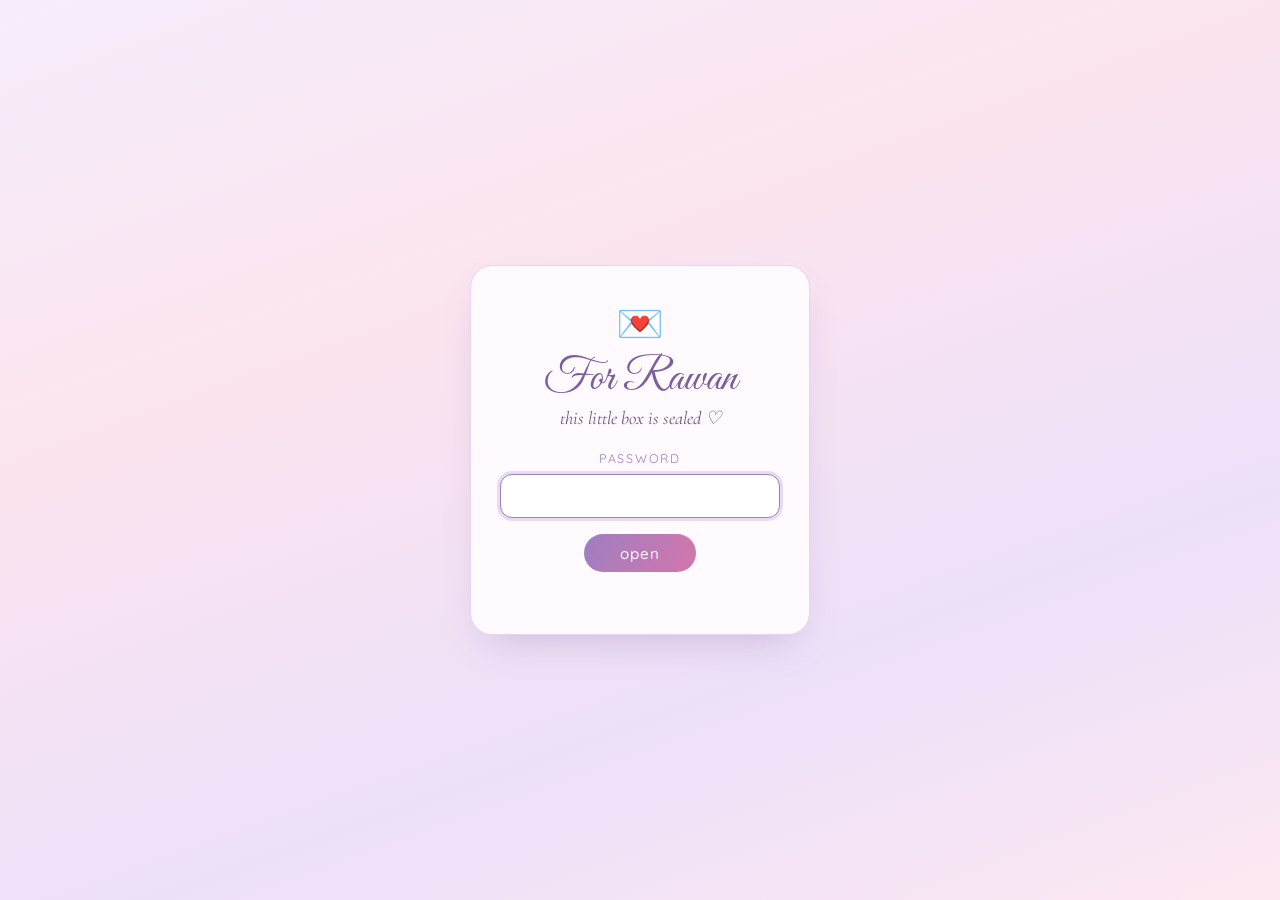
<file: index.html>
<!DOCTYPE html>
<html lang="en">
<head>
<meta charset="UTF-8">
<meta name="viewport" content="width=device-width, initial-scale=1.0">
<title>For Rawan ♡</title>
<meta name="description" content="A little box of letters for Rawan.">
<meta name="theme-color" content="#f6edfb">

<link rel="manifest" href="manifest.webmanifest">
<link rel="apple-touch-icon" href="assets/apple-touch-icon.png">
<meta name="apple-mobile-web-app-capable" content="yes">
<meta name="apple-mobile-web-app-status-bar-style" content="default">
<meta name="apple-mobile-web-app-title" content="For Rawan">
<link rel="icon" href="data:image/svg+xml,<svg xmlns=%22http://www.w3.org/2000/svg%22 viewBox=%220 0 100 100%22><text y=%22.9em%22 font-size=%2290%22>💌</text></svg>">

<link rel="preconnect" href="https://fonts.googleapis.com">
<link rel="preconnect" href="https://fonts.gstatic.com" crossorigin>
<link href="https://fonts.googleapis.com/css2?family=Amiri:wght@400;700&family=Cormorant+Garamond:ital,wght@0,400;0,500;1,400;1,500&family=Great+Vibes&family=Quicksand:wght@400;500&display=swap" rel="stylesheet">
<link rel="stylesheet" href="assets/styles.css">
<script src="assets/gate.js"></script>
</head>
<body>

  <div class="floaties" aria-hidden="true"></div>

  <main class="box">
    <p class="greeting" data-greeting="Rawan">Hello, Rawan</p>
    <h1 class="box-title">For Rawan</h1>
    <p class="box-sub">a little box of letters ♡</p>

    <!-- ⏳ COUNTDOWN — change data-target to move the date. It counts to
         midnight at the start of that day, in whatever timezone she is in. -->
    <section class="countdown" id="countdown" data-target="2026-12-13" role="timer">
      <p class="cd-label">time until the</p>
      <p class="cd-title">Toulbeh</p>
      <div class="cd-units">
        <div class="cd-unit"><span class="cd-num" data-cd="days">—</span><span class="cd-cap">days</span></div>
        <div class="cd-unit"><span class="cd-num" data-cd="hours">—</span><span class="cd-cap">hours</span></div>
        <div class="cd-unit"><span class="cd-num" data-cd="minutes">—</span><span class="cd-cap">minutes</span></div>
      </div>
      <p class="cd-date">13 December 2026</p>
      <p class="cd-arrived">Today is the day ♡</p>
    </section>

    <!-- ── the shelf ──────────────────────────────────────────────
         To add the next letter: copy letters/your-name.html, write
         the new poem inside it, then add a card here just like the
         one below (and bump the number).
         ──────────────────────────────────────────────────────── -->
    <div class="shelf">

      <a class="letter-card reveal" href="letters/your-name.html">
        <span class="card-seal" aria-hidden="true">
          <svg class="seal-mark" viewBox="19 -790 1098 832" width="1098" height="832" aria-hidden="true" focusable="false"><path fill="#fdeef8" d="M894 42Q866 42 838.50 29Q811 16 787-9Q752-45 726.50-95.50Q701-146 683-199.50Q665-253 655-297.50Q645-342 641-366Q604-295 564.50-225.50Q525-156 464-89Q406-26 337 6.50Q268 39 194 39Q171 39 147 36Q81 28 50-2Q19-32 19-66Q19-103 52-133Q85-163 146-163Q166-163 189-159Q212-155 237-146Q248-142 248-137Q248-133 240-133Q235-133 232-134Q199-146 173-146Q131-146 109-121.50Q87-97 87-68Q87-40 111-16Q135 8 185 8Q248 8 301-21.50Q354-51 400-102.50Q446-154 488-219.50Q530-285 570-356Q637-475 691.50-572.50Q746-670 807-738Q780-741 752-742Q724-743 695-743Q632-743 564.50-736.50Q497-730 434-716Q349-698 288-662.50Q227-627 191.50-583.50Q156-540 147-496Q144-480 144-465Q144-414 178-386Q212-358 256-358Q284-358 312.50-369.50Q341-381 364-406Q383-426 392-443.50Q401-461 402-470Q403-484 408-484Q411-484 413.50-479Q416-474 415-469Q411-446 401-424Q391-402 377-387Q349-358 313-344Q277-330 244-330Q205-330 170.50-347Q136-364 115-396.50Q94-429 94-477Q94-533 133-591.50Q172-650 250.50-695Q329-740 446-757Q505-765 560.50-769.50Q616-774 668-774Q710-774 750-771Q790-768 829-763Q855-790 864-790Q871-790 871-779Q871-775 870-769Q869-763 867-757Q894-753 919.50-748.50Q945-744 965-738Q1044-716 1080.50-680.50Q1117-645 1117-604Q1117-560 1077.50-516Q1038-472 966.50-438Q895-404 799-388Q768-383 744.50-381Q721-379 704-378Q706-368 713-336Q720-304 733-260.50Q746-217 766.50-169Q787-121 816-78Q839-44 863-22Q887 0 914 0Q931 0 949.50-9Q968-18 988-38Q1012-62 1032-92Q1052-122 1066-149.50Q1080-177 1087-193Q1093-193 1096-192Q1099-191 1099-184Q1095-174 1085-152.50Q1075-131 1061.50-104.50Q1048-78 1032-52Q1016-26 1000-8Q977 17 948.50 29.50Q920 42 894 42M662-405Q691-410 724-412Q757-414 789-418Q841-425 887-445.50Q933-466 968.50-495Q1004-524 1024-556.50Q1044-589 1044-619Q1044-687 953-713Q935-718 906.50-723Q878-728 855-732Q807-650 756.50-571Q706-492 662-405"/></svg>
        </span>
        <span class="card-no">Letter No. I</span>
        <span class="card-title">Your Name</span>
        <span class="card-date">July 2026</span>
      </a>

      <a class="letter-card reveal" href="letters/no-2.html">
        <span class="card-seal" aria-hidden="true">
          <svg class="seal-mark" viewBox="19 -790 1098 832" width="1098" height="832" aria-hidden="true" focusable="false"><path fill="#fdeef8" d="M894 42Q866 42 838.50 29Q811 16 787-9Q752-45 726.50-95.50Q701-146 683-199.50Q665-253 655-297.50Q645-342 641-366Q604-295 564.50-225.50Q525-156 464-89Q406-26 337 6.50Q268 39 194 39Q171 39 147 36Q81 28 50-2Q19-32 19-66Q19-103 52-133Q85-163 146-163Q166-163 189-159Q212-155 237-146Q248-142 248-137Q248-133 240-133Q235-133 232-134Q199-146 173-146Q131-146 109-121.50Q87-97 87-68Q87-40 111-16Q135 8 185 8Q248 8 301-21.50Q354-51 400-102.50Q446-154 488-219.50Q530-285 570-356Q637-475 691.50-572.50Q746-670 807-738Q780-741 752-742Q724-743 695-743Q632-743 564.50-736.50Q497-730 434-716Q349-698 288-662.50Q227-627 191.50-583.50Q156-540 147-496Q144-480 144-465Q144-414 178-386Q212-358 256-358Q284-358 312.50-369.50Q341-381 364-406Q383-426 392-443.50Q401-461 402-470Q403-484 408-484Q411-484 413.50-479Q416-474 415-469Q411-446 401-424Q391-402 377-387Q349-358 313-344Q277-330 244-330Q205-330 170.50-347Q136-364 115-396.50Q94-429 94-477Q94-533 133-591.50Q172-650 250.50-695Q329-740 446-757Q505-765 560.50-769.50Q616-774 668-774Q710-774 750-771Q790-768 829-763Q855-790 864-790Q871-790 871-779Q871-775 870-769Q869-763 867-757Q894-753 919.50-748.50Q945-744 965-738Q1044-716 1080.50-680.50Q1117-645 1117-604Q1117-560 1077.50-516Q1038-472 966.50-438Q895-404 799-388Q768-383 744.50-381Q721-379 704-378Q706-368 713-336Q720-304 733-260.50Q746-217 766.50-169Q787-121 816-78Q839-44 863-22Q887 0 914 0Q931 0 949.50-9Q968-18 988-38Q1012-62 1032-92Q1052-122 1066-149.50Q1080-177 1087-193Q1093-193 1096-192Q1099-191 1099-184Q1095-174 1085-152.50Q1075-131 1061.50-104.50Q1048-78 1032-52Q1016-26 1000-8Q977 17 948.50 29.50Q920 42 894 42M662-405Q691-410 724-412Q757-414 789-418Q841-425 887-445.50Q933-466 968.50-495Q1004-524 1024-556.50Q1044-589 1044-619Q1044-687 953-713Q935-718 906.50-723Q878-728 855-732Q807-650 756.50-571Q706-492 662-405"/></svg>
        </span>
        <span class="card-no">Letter No. II</span>
        <span class="card-title">Flowers for You</span>
        <span class="card-date">August 2026</span>
      </a>

      <a class="letter-card reveal" href="letters/no-3.html">
        <span class="card-seal" aria-hidden="true">
          <svg class="seal-mark" viewBox="19 -790 1098 832" width="1098" height="832" aria-hidden="true" focusable="false"><path fill="#fdeef8" d="M894 42Q866 42 838.50 29Q811 16 787-9Q752-45 726.50-95.50Q701-146 683-199.50Q665-253 655-297.50Q645-342 641-366Q604-295 564.50-225.50Q525-156 464-89Q406-26 337 6.50Q268 39 194 39Q171 39 147 36Q81 28 50-2Q19-32 19-66Q19-103 52-133Q85-163 146-163Q166-163 189-159Q212-155 237-146Q248-142 248-137Q248-133 240-133Q235-133 232-134Q199-146 173-146Q131-146 109-121.50Q87-97 87-68Q87-40 111-16Q135 8 185 8Q248 8 301-21.50Q354-51 400-102.50Q446-154 488-219.50Q530-285 570-356Q637-475 691.50-572.50Q746-670 807-738Q780-741 752-742Q724-743 695-743Q632-743 564.50-736.50Q497-730 434-716Q349-698 288-662.50Q227-627 191.50-583.50Q156-540 147-496Q144-480 144-465Q144-414 178-386Q212-358 256-358Q284-358 312.50-369.50Q341-381 364-406Q383-426 392-443.50Q401-461 402-470Q403-484 408-484Q411-484 413.50-479Q416-474 415-469Q411-446 401-424Q391-402 377-387Q349-358 313-344Q277-330 244-330Q205-330 170.50-347Q136-364 115-396.50Q94-429 94-477Q94-533 133-591.50Q172-650 250.50-695Q329-740 446-757Q505-765 560.50-769.50Q616-774 668-774Q710-774 750-771Q790-768 829-763Q855-790 864-790Q871-790 871-779Q871-775 870-769Q869-763 867-757Q894-753 919.50-748.50Q945-744 965-738Q1044-716 1080.50-680.50Q1117-645 1117-604Q1117-560 1077.50-516Q1038-472 966.50-438Q895-404 799-388Q768-383 744.50-381Q721-379 704-378Q706-368 713-336Q720-304 733-260.50Q746-217 766.50-169Q787-121 816-78Q839-44 863-22Q887 0 914 0Q931 0 949.50-9Q968-18 988-38Q1012-62 1032-92Q1052-122 1066-149.50Q1080-177 1087-193Q1093-193 1096-192Q1099-191 1099-184Q1095-174 1085-152.50Q1075-131 1061.50-104.50Q1048-78 1032-52Q1016-26 1000-8Q977 17 948.50 29.50Q920 42 894 42M662-405Q691-410 724-412Q757-414 789-418Q841-425 887-445.50Q933-466 968.50-495Q1004-524 1024-556.50Q1044-589 1044-619Q1044-687 953-713Q935-718 906.50-723Q878-728 855-732Q807-650 756.50-571Q706-492 662-405"/></svg>
        </span>
        <span class="card-no">Letter No. III</span>
        <span class="card-title">My Favourite Puzzle</span>
        <span class="card-date">August 2026</span>
      </a>

      <a class="letter-card reveal" href="letters/no-4.html">
        <span class="card-seal" aria-hidden="true">
          <svg class="seal-mark" viewBox="19 -790 1098 832" width="1098" height="832" aria-hidden="true" focusable="false"><path fill="#fdeef8" d="M894 42Q866 42 838.50 29Q811 16 787-9Q752-45 726.50-95.50Q701-146 683-199.50Q665-253 655-297.50Q645-342 641-366Q604-295 564.50-225.50Q525-156 464-89Q406-26 337 6.50Q268 39 194 39Q171 39 147 36Q81 28 50-2Q19-32 19-66Q19-103 52-133Q85-163 146-163Q166-163 189-159Q212-155 237-146Q248-142 248-137Q248-133 240-133Q235-133 232-134Q199-146 173-146Q131-146 109-121.50Q87-97 87-68Q87-40 111-16Q135 8 185 8Q248 8 301-21.50Q354-51 400-102.50Q446-154 488-219.50Q530-285 570-356Q637-475 691.50-572.50Q746-670 807-738Q780-741 752-742Q724-743 695-743Q632-743 564.50-736.50Q497-730 434-716Q349-698 288-662.50Q227-627 191.50-583.50Q156-540 147-496Q144-480 144-465Q144-414 178-386Q212-358 256-358Q284-358 312.50-369.50Q341-381 364-406Q383-426 392-443.50Q401-461 402-470Q403-484 408-484Q411-484 413.50-479Q416-474 415-469Q411-446 401-424Q391-402 377-387Q349-358 313-344Q277-330 244-330Q205-330 170.50-347Q136-364 115-396.50Q94-429 94-477Q94-533 133-591.50Q172-650 250.50-695Q329-740 446-757Q505-765 560.50-769.50Q616-774 668-774Q710-774 750-771Q790-768 829-763Q855-790 864-790Q871-790 871-779Q871-775 870-769Q869-763 867-757Q894-753 919.50-748.50Q945-744 965-738Q1044-716 1080.50-680.50Q1117-645 1117-604Q1117-560 1077.50-516Q1038-472 966.50-438Q895-404 799-388Q768-383 744.50-381Q721-379 704-378Q706-368 713-336Q720-304 733-260.50Q746-217 766.50-169Q787-121 816-78Q839-44 863-22Q887 0 914 0Q931 0 949.50-9Q968-18 988-38Q1012-62 1032-92Q1052-122 1066-149.50Q1080-177 1087-193Q1093-193 1096-192Q1099-191 1099-184Q1095-174 1085-152.50Q1075-131 1061.50-104.50Q1048-78 1032-52Q1016-26 1000-8Q977 17 948.50 29.50Q920 42 894 42M662-405Q691-410 724-412Q757-414 789-418Q841-425 887-445.50Q933-466 968.50-495Q1004-524 1024-556.50Q1044-589 1044-619Q1044-687 953-713Q935-718 906.50-723Q878-728 855-732Q807-650 756.50-571Q706-492 662-405"/></svg>
        </span>
        <span class="card-no">Letter No. IV</span>
        <span class="card-title">Our Dreams</span>
        <span class="card-date">September 2026</span>
      </a>

      <a class="letter-card reveal" href="letters/no-5.html">
        <span class="card-seal" aria-hidden="true">
          <svg class="seal-mark" viewBox="19 -790 1098 832" width="1098" height="832" aria-hidden="true" focusable="false"><path fill="#fdeef8" d="M894 42Q866 42 838.50 29Q811 16 787-9Q752-45 726.50-95.50Q701-146 683-199.50Q665-253 655-297.50Q645-342 641-366Q604-295 564.50-225.50Q525-156 464-89Q406-26 337 6.50Q268 39 194 39Q171 39 147 36Q81 28 50-2Q19-32 19-66Q19-103 52-133Q85-163 146-163Q166-163 189-159Q212-155 237-146Q248-142 248-137Q248-133 240-133Q235-133 232-134Q199-146 173-146Q131-146 109-121.50Q87-97 87-68Q87-40 111-16Q135 8 185 8Q248 8 301-21.50Q354-51 400-102.50Q446-154 488-219.50Q530-285 570-356Q637-475 691.50-572.50Q746-670 807-738Q780-741 752-742Q724-743 695-743Q632-743 564.50-736.50Q497-730 434-716Q349-698 288-662.50Q227-627 191.50-583.50Q156-540 147-496Q144-480 144-465Q144-414 178-386Q212-358 256-358Q284-358 312.50-369.50Q341-381 364-406Q383-426 392-443.50Q401-461 402-470Q403-484 408-484Q411-484 413.50-479Q416-474 415-469Q411-446 401-424Q391-402 377-387Q349-358 313-344Q277-330 244-330Q205-330 170.50-347Q136-364 115-396.50Q94-429 94-477Q94-533 133-591.50Q172-650 250.50-695Q329-740 446-757Q505-765 560.50-769.50Q616-774 668-774Q710-774 750-771Q790-768 829-763Q855-790 864-790Q871-790 871-779Q871-775 870-769Q869-763 867-757Q894-753 919.50-748.50Q945-744 965-738Q1044-716 1080.50-680.50Q1117-645 1117-604Q1117-560 1077.50-516Q1038-472 966.50-438Q895-404 799-388Q768-383 744.50-381Q721-379 704-378Q706-368 713-336Q720-304 733-260.50Q746-217 766.50-169Q787-121 816-78Q839-44 863-22Q887 0 914 0Q931 0 949.50-9Q968-18 988-38Q1012-62 1032-92Q1052-122 1066-149.50Q1080-177 1087-193Q1093-193 1096-192Q1099-191 1099-184Q1095-174 1085-152.50Q1075-131 1061.50-104.50Q1048-78 1032-52Q1016-26 1000-8Q977 17 948.50 29.50Q920 42 894 42M662-405Q691-410 724-412Q757-414 789-418Q841-425 887-445.50Q933-466 968.50-495Q1004-524 1024-556.50Q1044-589 1044-619Q1044-687 953-713Q935-718 906.50-723Q878-728 855-732Q807-650 756.50-571Q706-492 662-405"/></svg>
        </span>
        <span class="card-no">Letter No. V</span>
        <span class="card-title card-title-ar" lang="ar" dir="rtl">قَمَرِي</span>
        <span class="card-gloss">my moon</span>
        <span class="card-date">September 2026</span>
      </a>

      <a class="letter-card reveal" href="letters/no-6.html">
        <span class="card-seal" aria-hidden="true">
          <svg class="seal-mark" viewBox="19 -790 1098 832" width="1098" height="832" aria-hidden="true" focusable="false"><path fill="#fdeef8" d="M894 42Q866 42 838.50 29Q811 16 787-9Q752-45 726.50-95.50Q701-146 683-199.50Q665-253 655-297.50Q645-342 641-366Q604-295 564.50-225.50Q525-156 464-89Q406-26 337 6.50Q268 39 194 39Q171 39 147 36Q81 28 50-2Q19-32 19-66Q19-103 52-133Q85-163 146-163Q166-163 189-159Q212-155 237-146Q248-142 248-137Q248-133 240-133Q235-133 232-134Q199-146 173-146Q131-146 109-121.50Q87-97 87-68Q87-40 111-16Q135 8 185 8Q248 8 301-21.50Q354-51 400-102.50Q446-154 488-219.50Q530-285 570-356Q637-475 691.50-572.50Q746-670 807-738Q780-741 752-742Q724-743 695-743Q632-743 564.50-736.50Q497-730 434-716Q349-698 288-662.50Q227-627 191.50-583.50Q156-540 147-496Q144-480 144-465Q144-414 178-386Q212-358 256-358Q284-358 312.50-369.50Q341-381 364-406Q383-426 392-443.50Q401-461 402-470Q403-484 408-484Q411-484 413.50-479Q416-474 415-469Q411-446 401-424Q391-402 377-387Q349-358 313-344Q277-330 244-330Q205-330 170.50-347Q136-364 115-396.50Q94-429 94-477Q94-533 133-591.50Q172-650 250.50-695Q329-740 446-757Q505-765 560.50-769.50Q616-774 668-774Q710-774 750-771Q790-768 829-763Q855-790 864-790Q871-790 871-779Q871-775 870-769Q869-763 867-757Q894-753 919.50-748.50Q945-744 965-738Q1044-716 1080.50-680.50Q1117-645 1117-604Q1117-560 1077.50-516Q1038-472 966.50-438Q895-404 799-388Q768-383 744.50-381Q721-379 704-378Q706-368 713-336Q720-304 733-260.50Q746-217 766.50-169Q787-121 816-78Q839-44 863-22Q887 0 914 0Q931 0 949.50-9Q968-18 988-38Q1012-62 1032-92Q1052-122 1066-149.50Q1080-177 1087-193Q1093-193 1096-192Q1099-191 1099-184Q1095-174 1085-152.50Q1075-131 1061.50-104.50Q1048-78 1032-52Q1016-26 1000-8Q977 17 948.50 29.50Q920 42 894 42M662-405Q691-410 724-412Q757-414 789-418Q841-425 887-445.50Q933-466 968.50-495Q1004-524 1024-556.50Q1044-589 1044-619Q1044-687 953-713Q935-718 906.50-723Q878-728 855-732Q807-650 756.50-571Q706-492 662-405"/></svg>
        </span>
        <span class="card-no">Letter No. VI</span>
        <span class="card-title">Cover Story</span>
        <span class="card-date">October 2026</span>
      </a>

      <div class="letter-card card-soon reveal" aria-hidden="true">
        <span class="sprig">✿</span>
        <span>more to come…</span>
      </div>

    </div>

    <p class="box-foot">kept for you, from Ali</p>

    <aside class="tip" id="tip" hidden>
      <button class="tip-close" type="button" aria-label="Hide this tip">×</button>
      <span class="tip-text"></span>
    </aside>
  </main>

<script src="assets/app.js"></script>
</body>
</html>
</file>
<file: assets/styles.css>
/* ═══════════════════════════════════════════
   For Rawan — shared styles
   Used by the keepsake box (index.html) and
   every letter inside letters/.
   ═══════════════════════════════════════════ */

:root {
  --lavender: #e6dcf7;
  --blush: #fbe4ef;
  --rose: #f4c6dd;
  --lilac: #cdb4e8;
  --deep-purple: #7c5e9e;
  --soft-purple: #9d7fc2;
  --muted: #b39ccc;
  --ink: #6b5382;
  --paper: #fffafd;
  /* botanical accent, used only by letters with a flower theme */
  --stem: #8fa383;
  --stem-soft: #c2cfb8;
  --tag: #f7f8f3;
  /* the hairline used on paper edges throughout */
  --edge: rgba(205, 180, 232, .5);
}

* { margin: 0; padding: 0; box-sizing: border-box; }

html { scroll-behavior: smooth; }

body {
  font-family: 'Cormorant Garamond', serif;
  color: var(--ink);
  background: linear-gradient(160deg,
    #f6edfb 0%,
    #fbe4ef 25%,
    #ece0f9 50%,
    #fde8f2 75%,
    #efe3fb 100%);
  background-attachment: fixed;
  min-height: 100svh;
  overflow-x: hidden;
}
body.locked { overflow: hidden; }

/* ── floating hearts & sparkles ─────────── */
.floaties {
  position: fixed;
  inset: 0;
  pointer-events: none;
  z-index: 0;
  overflow: hidden;
}
.floaty {
  position: absolute;
  bottom: -8vh;
  font-size: 1.1rem;
  opacity: 0;
  animation: floatUp linear infinite;
}
@keyframes floatUp {
  0%   { transform: translateY(0) rotate(0deg); opacity: 0; }
  10%  { opacity: .55; }
  90%  { opacity: .35; }
  100% { transform: translateY(-115vh) rotate(24deg); opacity: 0; }
}

/* ── falling petals (letters with data-ambient="petals") ── */
.petal-fall {
  position: absolute;
  top: -12vh;
  animation: fall linear infinite;
}
.petal-sway { animation: sway ease-in-out infinite alternate; }
.petal-spin { display: block; animation: spin linear infinite; }
@keyframes fall { to { transform: translateY(118vh); } }
@keyframes sway {
  from { transform: translateX(-16px); }
  to   { transform: translateX(16px); }
}
@keyframes spin { to { transform: rotate(360deg); } }

.trail-petal {
  position: fixed;
  z-index: 15;
  pointer-events: none;
  transform: translate(-50%, -50%);
  animation: petalTrail 1.2s ease-out forwards;
}
@keyframes petalTrail {
  from { opacity: .75; transform: translate(-50%, -50%) scale(.5) rotate(0deg); }
  to   { opacity: 0;   transform: translate(-50%, 40%) scale(1) rotate(70deg); }
}

/* ── heart trail (follows her finger) ───── */
.trail-heart {
  position: fixed;
  z-index: 15;
  pointer-events: none;
  user-select: none;
  transform: translate(-50%, -50%);
  animation: trailFade 1.15s ease-out forwards;
}
@keyframes trailFade {
  0%   { opacity: .9; transform: translate(-50%, -50%) scale(.55) rotate(0deg); }
  100% { opacity: 0;  transform: translate(-50%, -175%) scale(1.15) rotate(14deg); }
}

/* ── scroll reveal ──────────────────────── */
.reveal {
  opacity: 0;
  transform: translateY(26px);
  transition: opacity 1.1s ease, transform 1.1s cubic-bezier(.22, .8, .35, 1);
}
.reveal.visible {
  opacity: 1;
  transform: translateY(0);
}

/* ═══════════════════════════════════════════
   THE KEEPSAKE BOX  (index.html)
   ═══════════════════════════════════════════ */

.box {
  position: relative;
  z-index: 1;
  max-width: 780px;
  margin: 0 auto;
  padding: clamp(3.5rem, 12vh, 7rem) 1.25rem 4rem;
  text-align: center;
}
.greeting {
  font-family: 'Quicksand', sans-serif;
  font-size: clamp(.72rem, 2.2vw, .82rem);
  letter-spacing: .32em;
  text-transform: uppercase;
  color: var(--soft-purple);
  margin-bottom: 1.1rem;
}
.box-title {
  font-family: 'Great Vibes', cursive;
  font-weight: 400;
  font-size: clamp(3rem, 9vw, 5rem);
  line-height: 1.1;
  background: linear-gradient(120deg, var(--deep-purple), #d476ab, var(--soft-purple));
  -webkit-background-clip: text;
  background-clip: text;
  color: transparent;
}
.box-sub {
  font-size: clamp(1.05rem, 3vw, 1.25rem);
  font-style: italic;
  color: var(--soft-purple);
  margin-top: .5rem;
}

/* the shelf of letters */
.shelf {
  display: grid;
  grid-template-columns: 1fr;
  gap: 1.25rem;
  margin-top: clamp(2.5rem, 7vh, 3.5rem);
}
@media (min-width: 640px) {
  .shelf { grid-template-columns: 1fr 1fr; }
}

.letter-card {
  display: flex;
  flex-direction: column;
  align-items: center;
  gap: .55rem;
  padding: 2.4rem 1.5rem;
  background: var(--paper);
  border: 1px solid rgba(205, 180, 232, .55);
  border-radius: 20px;
  text-decoration: none;
  color: inherit;
  box-shadow: 0 14px 34px rgba(124, 94, 158, .14);
  transition: transform .5s cubic-bezier(.22, .8, .35, 1), box-shadow .5s ease;
  -webkit-tap-highlight-color: transparent;
}
.letter-card:hover,
.letter-card:focus-visible {
  transform: translateY(-7px);
  box-shadow: 0 24px 48px rgba(124, 94, 158, .22);
  outline: none;
}
.card-seal {
  width: 46px;
  height: 46px;
  border-radius: 50%;
  display: grid;
  place-items: center;
  background: radial-gradient(circle at 35% 32%, #cf8ec4, #a4589b 62%, #8d4487);
  box-shadow: 0 4px 12px rgba(141, 68, 135, .38), inset 0 0 0 4px rgba(255, 255, 255, .14);
  margin-bottom: .35rem;
}

/* The R on the seals is the Great Vibes outline drawn as SVG, with the
   viewBox set to the glyph's exact ink bounds. Centring it therefore centres
   the visible letter — as live text the cursive R lands off-centre, because
   CSS centres the character box and this glyph's ink sits high and left
   inside it. The SVG is inlined in the markup rather than fetched, so the
   seal is never briefly empty on a slow connection, and the aspect ratio is
   stated outright so it can't collapse if height:auto is mis-resolved. */
.seal-mark {
  display: block;
  width: 55%;
  height: auto;
  aspect-ratio: 1098 / 832;
}
.card-no {
  font-family: 'Quicksand', sans-serif;
  font-size: .7rem;
  letter-spacing: .3em;
  text-transform: uppercase;
  color: var(--soft-purple);
}
.card-title {
  font-family: 'Great Vibes', cursive;
  font-size: clamp(1.9rem, 6vw, 2.3rem);
  color: var(--deep-purple);
  line-height: 1.2;
}
.card-title-ar {
  font-family: 'Amiri', serif;
  font-weight: 700;
  font-size: clamp(2rem, 6.4vw, 2.4rem);
  /* room for the vowel marks */
  line-height: 1.7;
}
.card-gloss {
  margin-top: -.6rem;
  font-style: italic;
  font-size: 1.05rem;
  color: var(--soft-purple);
}
.card-date {
  font-family: 'Quicksand', sans-serif;
  font-size: .72rem;
  letter-spacing: .2em;
  text-transform: uppercase;
  color: var(--muted);
}

/* the empty spot waiting for the next letter */
.card-soon {
  justify-content: center;
  background: rgba(255, 250, 253, .5);
  border-style: dashed;
  box-shadow: none;
  font-style: italic;
  color: var(--soft-purple);
  font-size: 1.1rem;
  min-height: 170px;
}
.card-soon .sprig {
  font-size: 1.3rem;
  opacity: .75;
}

.box-foot {
  margin-top: clamp(2.5rem, 7vh, 3.5rem);
  font-family: 'Quicksand', sans-serif;
  font-size: .76rem;
  letter-spacing: .3em;
  text-transform: uppercase;
  color: var(--soft-purple);
}

/* add-to-home-screen tip */
.tip {
  position: relative;
  z-index: 1;
  max-width: 460px;
  margin: 1.75rem auto 0;
  padding: .9rem 2.4rem .9rem 1.2rem;
  background: rgba(255, 250, 253, .72);
  border: 1px dashed var(--lilac);
  border-radius: 16px;
  font-family: 'Quicksand', sans-serif;
  font-size: .82rem;
  line-height: 1.6;
  color: var(--soft-purple);
}
.tip[hidden] { display: none; }
.tip .tip-close {
  position: absolute;
  top: .35rem;
  right: .55rem;
  border: 0;
  background: none;
  font-size: 1.1rem;
  line-height: 1;
  color: var(--lilac);
  cursor: pointer;
  padding: .25rem;
}
.tip .tip-close:hover { color: var(--soft-purple); }

/* ═══════════════════════════════════════════
   A LETTER  (letters/*.html)
   ═══════════════════════════════════════════ */

/* ── sealed envelope intro ──────────────── */
.env-overlay {
  position: fixed;
  inset: 0;
  z-index: 20;
  display: flex;
  flex-direction: column;
  align-items: center;
  justify-content: center;
  gap: 2.2rem;
  background: linear-gradient(160deg, #f6edfb, #fbe4ef 45%, #ece0f9);
  transition: opacity 1.1s ease;
}
.env-overlay.done {
  opacity: 0;
  pointer-events: none;
}
.env-hint {
  font-family: 'Great Vibes', cursive;
  font-size: clamp(1.9rem, 6vw, 2.6rem);
  color: var(--deep-purple);
}
.envelope {
  position: relative;
  width: min(78vw, 340px);
  aspect-ratio: 340 / 225;
  cursor: pointer;
  perspective: 900px;
  filter: drop-shadow(0 18px 34px rgba(124, 94, 158, .28));
  -webkit-tap-highlight-color: transparent;
}
.envelope:focus-visible { outline: 3px dashed var(--soft-purple); outline-offset: 8px; }
.env-back {
  position: absolute;
  inset: 0;
  background: #d9c2ee;
  border-radius: 10px;
  z-index: 1;
}
.env-letter {
  position: absolute;
  left: 7%;
  top: 8%;
  width: 86%;
  height: 84%;
  background: var(--paper);
  border-radius: 6px;
  z-index: 2;
  display: flex;
  align-items: center;
  justify-content: center;
  font-family: 'Great Vibes', cursive;
  font-size: 1.5rem;
  color: var(--deep-purple);
  box-shadow: 0 2px 10px rgba(124, 94, 158, .18);
  transition: transform .9s cubic-bezier(.22, .8, .35, 1) .5s;
}
.env-front {
  position: absolute;
  inset: 0;
  z-index: 3;
  background: linear-gradient(160deg, #ecd9f8, #f7d6e8);
  border-radius: 10px;
  clip-path: polygon(0 0, 50% 52%, 100% 0, 100% 100%, 0 100%);
}
.env-flap {
  position: absolute;
  inset: 0 0 auto 0;
  height: 62%;
  z-index: 4;
  background: linear-gradient(200deg, #dfc4f2, #f2cade);
  clip-path: polygon(0 0, 100% 0, 50% 100%);
  border-radius: 10px 10px 0 0;
  transform-origin: top center;
  transition: transform .7s cubic-bezier(.6, .05, .3, 1);
  backface-visibility: hidden;
}
.wax-seal {
  position: absolute;
  left: 50%;
  top: 54%;
  transform: translate(-50%, -50%);
  width: 64px;
  height: 64px;
  border-radius: 50%;
  z-index: 5;
  background: radial-gradient(circle at 35% 32%, #cf8ec4, #a4589b 62%, #8d4487);
  box-shadow: 0 4px 12px rgba(141, 68, 135, .45), inset 0 0 0 5px rgba(255, 255, 255, .14);
  display: grid;
  place-items: center;
  transition: transform .5s ease, opacity .5s ease;
  animation: sealGlow 2.6s ease-in-out infinite;
}
@keyframes sealGlow {
  0%, 100% { box-shadow: 0 4px 12px rgba(141, 68, 135, .45), 0 0 0 0 rgba(207, 142, 196, .55); }
  50%      { box-shadow: 0 4px 12px rgba(141, 68, 135, .45), 0 0 0 16px rgba(207, 142, 196, 0); }
}
.env-tap {
  font-family: 'Quicksand', sans-serif;
  font-size: .8rem;
  letter-spacing: .3em;
  text-transform: uppercase;
  color: var(--soft-purple);
}
.envelope.open .env-flap { transform: rotateX(180deg); z-index: 1; }
.envelope.open .wax-seal { transform: translate(-50%, -50%) scale(.35); opacity: 0; animation: none; }
.envelope.open .env-letter { transform: translateY(-46%) scale(1.06); }
.envelope.open { cursor: default; }

/* ── letter hero ────────────────────────── */
.hero {
  position: relative;
  min-height: 100svh;
  display: flex;
  flex-direction: column;
  align-items: center;
  justify-content: center;
  text-align: center;
  padding: 2rem 1.5rem;
  z-index: 1;
}
.hero .envelope-emoji {
  font-size: 3.4rem;
  animation: bob 3.4s ease-in-out infinite;
  filter: drop-shadow(0 8px 18px rgba(157, 127, 194, .35));
}
/* the flower letters open on a sprig instead of the envelope */
.hero .sprig {
  width: 56px;
  height: 56px;
  margin-bottom: .5rem;
  animation: bob 3.4s ease-in-out infinite;
  filter: drop-shadow(0 8px 16px rgba(157, 127, 194, .25));
}
@keyframes bob {
  0%, 100% { transform: translateY(0); }
  50%      { transform: translateY(-12px); }
}
.hero .letter-no {
  font-family: 'Quicksand', sans-serif;
  font-size: .78rem;
  letter-spacing: .34em;
  text-transform: uppercase;
  color: var(--soft-purple);
  margin-top: 1.4rem;
}
.hero h1 {
  font-family: 'Great Vibes', cursive;
  font-weight: 400;
  font-size: clamp(3.2rem, 9vw, 5.6rem);
  margin-top: .5rem;
  background: linear-gradient(120deg, var(--deep-purple), #d476ab, var(--soft-purple));
  -webkit-background-clip: text;
  background-clip: text;
  color: transparent;
}
.hero p.subtitle {
  font-family: 'Quicksand', sans-serif;
  font-size: clamp(.85rem, 2.4vw, 1rem);
  letter-spacing: .35em;
  text-transform: uppercase;
  color: var(--soft-purple);
  margin-top: .8rem;
}
.scroll-hint {
  position: absolute;
  bottom: 2.2rem;
  left: 50%;
  transform: translateX(-50%);
  font-family: 'Quicksand', sans-serif;
  font-size: .8rem;
  letter-spacing: .25em;
  text-transform: uppercase;
  color: var(--soft-purple);
  opacity: .8;
  text-decoration: none;
  display: flex;
  flex-direction: column;
  align-items: center;
  gap: .4rem;
}
.scroll-hint .arrow {
  font-size: 1.2rem;
  animation: nudge 2s ease-in-out infinite;
}
@keyframes nudge {
  0%, 100% { transform: translateY(0); opacity: .5; }
  50%      { transform: translateY(6px); opacity: 1; }
}

/* ── the letter itself ──────────────────── */
.letter-wrap {
  position: relative;
  z-index: 1;
  max-width: 640px;
  margin: 0 auto;
  padding: 4rem 1.25rem 6rem;
}
.letter {
  position: relative;
  background: var(--paper);
  border-radius: 22px;
  padding: clamp(2.2rem, 6vw, 3.8rem);
  border: 1px solid rgba(205, 180, 232, .5);
  box-shadow:
    0 24px 60px rgba(124, 94, 158, .18),
    0 3px 10px rgba(124, 94, 158, .08);
}
.letter::before {
  content: '';
  position: absolute;
  inset: 12px;
  border: 1px dashed rgba(205, 180, 232, .7);
  border-radius: 14px;
  pointer-events: none;
}
.letter .salutation {
  font-family: 'Great Vibes', cursive;
  font-size: clamp(2rem, 6vw, 2.7rem);
  color: var(--deep-purple);
  margin-bottom: 2.2rem;
}
.stanza {
  font-size: clamp(1.15rem, 3.2vw, 1.4rem);
  line-height: 2;
  font-style: italic;
  margin-bottom: 2.4rem;
  text-align: center;
}
.stanza .her-name {
  font-family: 'Great Vibes', cursive;
  font-style: normal;
  font-size: 1.6em;
  color: var(--deep-purple);
}
.divider {
  text-align: center;
  color: var(--rose);
  font-size: 1rem;
  letter-spacing: .8em;
  margin: 0 0 2.4rem;
  user-select: none;
}

/* ── vine divider, drawn as she scrolls past it ─────────
   Note: the leaf's placement lives on a wrapping <g>, because
   the SVG transform attribute and the CSS transform property
   are the same thing — a CSS transform here would wipe it out. */
.vine {
  display: block;
  width: min(210px, 62%);
  margin: 0 auto 2.4rem;
  overflow: visible;
}
.vine .stroke {
  fill: none;
  stroke: var(--stem-soft);
  stroke-width: 1.6;
  stroke-linecap: round;
  transition: stroke-dashoffset 1.9s cubic-bezier(.4, 0, .25, 1);
}
.vine .leaf {
  fill: var(--stem-soft);
  opacity: 0;
  transform-box: fill-box;
  transform-origin: 0% 50%;
  transform: scale(.3);
  transition: opacity .8s ease 1.15s, transform .9s cubic-bezier(.3, 1.4, .5, 1) 1.15s;
}
.vine.drawn .leaf { opacity: .95; transform: scale(1); }

/* ── the stems, set like an index ───────────────────────── */
.stems-card {
  display: flex;
  flex-direction: column;
  gap: 1.1rem;
  margin-bottom: 2.6rem;
}
.stems-head {
  display: flex;
  align-items: center;
  justify-content: center;
  gap: .6rem;
  font-family: 'Quicksand', sans-serif;
  font-size: .7rem;
  letter-spacing: .3em;
  text-transform: uppercase;
  color: var(--stem);
}
.stems-head svg { width: 15px; height: 15px; fill: var(--stem-soft); }
.stems { display: flex; flex-direction: column; gap: .85rem; }
.stem-row { display: flex; align-items: baseline; gap: .55rem; }
.stem-row dt {
  font-family: 'Great Vibes', cursive;
  font-size: 1.5rem;
  line-height: 1.1;
  color: var(--deep-purple);
  white-space: nowrap;
}
.stem-row .leader {
  flex: 1;
  min-width: 1.5rem;
  border-bottom: 1px dotted var(--stem-soft);
  transform: translateY(-.3em);
}
.stem-row dd {
  font-style: italic;
  font-size: 1.02rem;
  color: var(--ink);
  text-align: right;
}
@media (max-width: 540px) {
  .stem-row { flex-direction: column; align-items: flex-start; gap: .1rem; }
  .stem-row .leader { display: none; }
  .stem-row dd { text-align: left; padding-left: 1.1rem; }
}

/* ── the florist's care tag ─────────────────────────────── */
.care-tag {
  position: relative;
  max-width: 330px;
  margin: 0 auto;
  padding: 1.9rem 1.6rem 1.4rem;
  background: var(--tag);
  border: 1px solid rgba(143, 163, 131, .38);
  border-radius: 10px;
  box-shadow: 0 10px 26px rgba(124, 94, 158, .13);
  transform: rotate(1.4deg);
  display: flex;
  flex-direction: column;
  gap: .7rem;
}
.care-tag .punch {
  position: absolute;
  top: .7rem;
  left: 50%;
  width: 13px;
  height: 13px;
  margin-left: -6.5px;
  border-radius: 50%;
  background: var(--paper);
  border: 1px solid rgba(143, 163, 131, .45);
}
.care-head {
  font-family: 'Quicksand', sans-serif;
  font-size: .66rem;
  letter-spacing: .3em;
  text-transform: uppercase;
  color: var(--stem);
  text-align: center;
}
.care-body {
  font-style: italic;
  font-size: 1.04rem;
  line-height: 1.85;
  text-align: center;
}

/* ── media inside a letter: photos and video ─────────────
   Both start as placeholders. To fill one in, drop an <img>
   or a <video>/<iframe> into .media-inner and remove the
   is-placeholder class from the figure. */
.media {
  max-width: 440px;
  margin: 0 auto 2.8rem;
}
.media .media-inner {
  display: grid;
  place-items: center;
  gap: .7rem;
  overflow: hidden;
  background: linear-gradient(150deg, #f6ecfb, #fbe4f0);
}
.media img,
.media video,
.media iframe {
  display: block;
  width: 100%;
  height: 100%;
  border: 0;
  object-fit: cover;
}
.media .media-note {
  font-family: 'Quicksand', sans-serif;
  font-size: .78rem;
  letter-spacing: .22em;
  text-transform: uppercase;
  color: var(--soft-purple);
  text-align: center;
  padding: 0 1rem;
}
.is-placeholder .media-inner {
  border: 1px dashed var(--lilac);
}

/* video — the vlog is the centrepiece, so it runs wider than a photo.
   For a portrait video, change the aspect-ratio below to 9 / 16 and drop
   the max-width to about 340px. */
.video-frame {
  max-width: 100%;
}
.video-frame .media-inner {
  aspect-ratio: 16 / 9;
  border-radius: 16px;
  box-shadow: 0 16px 38px rgba(124, 94, 158, .17);
}
.video-frame figcaption {
  margin-top: .9rem;
  font-family: 'Quicksand', sans-serif;
  font-size: .72rem;
  letter-spacing: .24em;
  text-transform: uppercase;
  color: var(--muted);
  text-align: center;
}
.play {
  width: 62px;
  height: 62px;
  border-radius: 50%;
  display: grid;
  place-items: center;
  background: radial-gradient(circle at 35% 32%, #cf8ec4, #a4589b 62%, #8d4487);
  box-shadow: 0 6px 16px rgba(141, 68, 135, .34);
}
.play::before {
  content: '';
  border-style: solid;
  border-width: 10px 0 10px 17px;
  border-color: transparent transparent transparent #fdeef8;
  margin-left: 5px;
}

/* photo, framed like a polaroid */
.polaroid {
  max-width: 320px;
  padding: 14px 14px 0;
  background: #fff;
  /* the letter is near-white too, so the print needs an edge of its own */
  border: 1px solid rgba(205, 180, 232, .45);
  border-radius: 5px;
  box-shadow: 0 18px 40px rgba(124, 94, 158, .22);
  transform: rotate(-1.8deg);
}
.polaroid .media-inner {
  aspect-ratio: 4 / 5;
}
.polaroid figcaption {
  font-family: 'Great Vibes', cursive;
  font-size: 1.4rem;
  color: var(--deep-purple);
  text-align: center;
  padding: .75rem 0 1rem;
}

/* handwriting reveal — each character inks in */
.write .ink {
  opacity: 0;
  filter: blur(4px);
  transition: opacity .45s ease, filter .8s ease;
}
.write.written .ink {
  opacity: 1;
  filter: blur(0);
}

/* ── closing ────────────────────────────── */
.closing {
  position: relative;
  z-index: 1;
  min-height: 85svh;
  display: flex;
  flex-direction: column;
  align-items: center;
  justify-content: center;
  text-align: center;
  padding: 3rem 1.5rem 5rem;
}
.closing .adore {
  font-family: 'Great Vibes', cursive;
  font-size: clamp(3rem, 10vw, 5.4rem);
  line-height: 1.25;
  background: linear-gradient(120deg, #b06cb0, var(--deep-purple), #d476ab);
  -webkit-background-clip: text;
  background-clip: text;
  color: transparent;
}
.closing .signature {
  font-family: 'Quicksand', sans-serif;
  letter-spacing: .3em;
  text-transform: uppercase;
  font-size: clamp(.85rem, 2.4vw, 1rem);
  color: var(--soft-purple);
  margin-top: 2rem;
}
.closing .heart {
  font-size: 2rem;
  margin-top: 1.6rem;
  animation: heartbeat 1.6s ease-in-out infinite;
}
@keyframes heartbeat {
  0%, 100% { transform: scale(1); }
  12%      { transform: scale(1.18); }
  24%      { transform: scale(1); }
  36%      { transform: scale(1.12); }
  48%      { transform: scale(1); }
}
.back-link {
  display: inline-block;
  margin-top: 3rem;
  font-family: 'Quicksand', sans-serif;
  font-size: .74rem;
  letter-spacing: .28em;
  text-transform: uppercase;
  color: var(--muted);
  text-decoration: none;
  border-bottom: 1px dashed rgba(205, 180, 232, .8);
  padding-bottom: .3rem;
  transition: color .4s ease;
}
.back-link:hover { color: var(--soft-purple); }

/* ── gentler for anyone who prefers it ──── */
@media (prefers-reduced-motion: reduce) {
  html { scroll-behavior: auto; }
  .floaty,
  .hero .envelope-emoji,
  .scroll-hint .arrow,
  .closing .heart,
  .wax-seal { animation: none; }
  .floaty { display: none; }
  .reveal { opacity: 1; transform: none; transition: none; }
  .write .ink { transition: none; }
  .env-overlay, .env-flap, .env-letter, .wax-seal { transition: none; }
  .letter-card { transition: none; }
  .vine .stroke { stroke-dashoffset: 0 !important; transition: none; }
  .vine .leaf { opacity: .95; transform: scale(1); transition: none; }
}

/* ═══════════════════════════════════════════
   THE PUZZLES  (letters/no-3.html)
   ═══════════════════════════════════════════ */

.game-intro {
  max-width: 460px;
  margin: 0 auto 3rem;
  text-align: center;
  font-size: clamp(1.05rem, 3vw, 1.25rem);
  font-style: italic;
  line-height: 1.9;
  color: var(--ink);
}

.puzzle-card {
  display: flex;
  flex-direction: column;
  align-items: center;
  gap: .9rem;
  margin-bottom: clamp(3rem, 8vh, 4.5rem);
}
.puzzle-no {
  font-family: 'Quicksand', sans-serif;
  font-size: .72rem;
  letter-spacing: .32em;
  text-transform: uppercase;
  color: var(--soft-purple);
}

.puzzle {
  position: relative;
  width: 100%;
  max-width: var(--pw, 340px);
  aspect-ratio: var(--ar, 3 / 4);
  padding: 7px;
  background: var(--paper);
  border: 1px solid var(--edge);
  border-radius: 16px;
  box-shadow: 0 18px 40px rgba(124, 94, 158, .18);
}
.tiles {
  display: grid;
  grid-template-columns: repeat(3, 1fr);
  grid-template-rows: repeat(3, 1fr);
  gap: 4px;
  width: 100%;
  height: 100%;
  transition: gap .55s cubic-bezier(.22, .8, .35, 1);
}
.tile {
  padding: 0;
  border: 0;
  border-radius: 5px;
  background-size: 300% 300%;
  background-repeat: no-repeat;
  cursor: pointer;
  -webkit-tap-highlight-color: transparent;
  transition: transform .18s ease, box-shadow .2s ease, border-radius .55s ease;
}
.tile:hover:not(:disabled) { transform: scale(.97); }
.tile.picked {
  transform: scale(.92);
  box-shadow: 0 0 0 3px var(--rose), 0 6px 14px rgba(124, 94, 158, .3);
  z-index: 2;
}
.tile:focus-visible { outline: 3px solid var(--soft-purple); outline-offset: 3px; z-index: 3; }
.tile:disabled { cursor: default; }

.puzzle.solved .tiles { gap: 0; }
.puzzle.solved .tile { border-radius: 0; }

/* hold to see the finished picture */
.peek-layer {
  position: absolute;
  inset: 7px;
  border-radius: 9px;
  background-size: cover;
  background-position: center;
  opacity: 0;
  pointer-events: none;
  transition: opacity .28s ease;
}
.puzzle.peek .peek-layer { opacity: 1; }

.peek-btn {
  border: 1px dashed var(--lilac);
  background: rgba(255, 250, 253, .7);
  border-radius: 999px;
  padding: .45rem 1.1rem;
  font-family: 'Quicksand', sans-serif;
  font-size: .72rem;
  letter-spacing: .2em;
  text-transform: uppercase;
  color: var(--soft-purple);
  cursor: pointer;
  user-select: none;
  -webkit-tap-highlight-color: transparent;
}
.peek-btn:hover { color: var(--deep-purple); }
.puzzle-card.solved .peek-btn { display: none; }

.puzzle-caption {
  max-width: 340px;
  text-align: center;
  font-style: italic;
  font-size: 1.08rem;
  line-height: 1.7;
  color: var(--deep-purple);
  opacity: 0;
  transform: translateY(8px);
  transition: opacity .8s ease .35s, transform .8s ease .35s;
}
.puzzle-card.solved .puzzle-caption { opacity: 1; transform: none; }

.confetti-heart {
  position: fixed;
  z-index: 30;
  pointer-events: none;
  font-size: 1.1rem;
  animation: burst 1.5s ease-out forwards;
}
@keyframes burst {
  0%   { opacity: 0; transform: translate(0, 0) scale(.5); }
  15%  { opacity: 1; }
  100% { opacity: 0; transform: translate(var(--dx, 0), -140px) scale(1.15) rotate(20deg); }
}

/* ── the sealed letter at the end ── */
.vault { position: relative; z-index: 1; }
.vault-locked {
  max-width: 420px;
  margin: 0 auto;
  padding: 2.6rem 1.8rem;
  text-align: center;
  background: rgba(255, 250, 253, .72);
  border: 1px dashed var(--lilac);
  border-radius: 20px;
  display: flex;
  flex-direction: column;
  align-items: center;
  gap: .7rem;
}
.vault-locked .wax-seal {
  position: static;
  transform: none;
  margin-bottom: .4rem;
  filter: grayscale(.45);
  opacity: .75;
}
.vault-title {
  font-family: 'Great Vibes', cursive;
  font-size: clamp(1.8rem, 5vw, 2.3rem);
  color: var(--deep-purple);
}
.vault-sub {
  font-family: 'Quicksand', sans-serif;
  font-size: .78rem;
  letter-spacing: .18em;
  text-transform: uppercase;
  color: var(--soft-purple);
}
.pips { display: flex; gap: .65rem; list-style: none; padding: 0; margin: .3rem 0 0; }
.pip {
  width: 11px;
  height: 11px;
  border-radius: 50%;
  border: 1px solid var(--lilac);
  background: transparent;
  transition: background .5s ease, transform .5s cubic-bezier(.3, 1.5, .5, 1);
}
.pip.lit {
  background: radial-gradient(circle at 35% 32%, #cf8ec4, #a4589b 70%);
  border-color: transparent;
  transform: scale(1.25);
}
.vault-open { display: none; }
.vault.open .vault-locked { display: none; }
.vault.open .vault-open { display: block; }
.vault.just-opened .vault-open { animation: unseal 1.1s cubic-bezier(.22, .8, .35, 1) both; }
@keyframes unseal {
  from { opacity: 0; transform: translateY(20px) scale(.985); }
  to   { opacity: 1; transform: none; }
}

.reset-link {
  display: block;
  margin: 2.5rem auto 0;
  border: 0;
  background: none;
  font-family: 'Quicksand', sans-serif;
  font-size: .68rem;
  letter-spacing: .24em;
  text-transform: uppercase;
  color: var(--muted);
  cursor: pointer;
}
.reset-link:hover { color: var(--soft-purple); }

@media (prefers-reduced-motion: reduce) {
  .tiles, .tile, .puzzle-caption, .peek-layer, .pip { transition: none; }
  .confetti-heart { display: none; }
  .vault.just-opened .vault-open { animation: none; }
}

/* ── the countdown ─────────────────────────────────────── */
.countdown {
  max-width: 420px;
  margin: clamp(2.2rem, 6vh, 3rem) auto 0;
  padding: 1.7rem 1.5rem 1.4rem;
  background: var(--paper);
  border: 1px solid var(--edge);
  border-radius: 20px;
  box-shadow: 0 16px 38px rgba(124, 94, 158, .16);
  text-align: center;
}
.cd-label {
  font-family: 'Quicksand', sans-serif;
  font-size: .68rem;
  letter-spacing: .32em;
  text-transform: uppercase;
  color: var(--soft-purple);
}
.cd-title {
  font-family: 'Great Vibes', cursive;
  font-size: clamp(2.2rem, 8vw, 2.9rem);
  line-height: 1.15;
  margin-top: .1rem;
  background: linear-gradient(120deg, var(--deep-purple), #d476ab, var(--soft-purple));
  -webkit-background-clip: text;
  background-clip: text;
  color: transparent;
}
.cd-units {
  display: grid;
  grid-template-columns: repeat(3, 1fr);
  gap: .4rem;
  margin-top: 1.1rem;
}
.cd-unit {
  display: flex;
  flex-direction: column;
  gap: .15rem;
  padding: 0 .2rem;
}
.cd-unit + .cd-unit { border-left: 1px solid rgba(205, 180, 232, .45); }
.cd-num {
  font-size: clamp(1.9rem, 7vw, 2.4rem);
  line-height: 1.1;
  color: var(--deep-purple);
  font-variant-numeric: tabular-nums;   /* so the digits don't jitter as they tick */
}
.cd-cap {
  font-family: 'Quicksand', sans-serif;
  font-size: .62rem;
  letter-spacing: .24em;
  text-transform: uppercase;
  color: var(--muted);
}
.cd-date {
  margin-top: 1rem;
  font-style: italic;
  font-size: .95rem;
  color: var(--soft-purple);
}
.cd-arrived {
  display: none;
  font-family: 'Great Vibes', cursive;
  font-size: clamp(1.6rem, 6vw, 2rem);
  color: var(--deep-purple);
  margin-top: .6rem;
}
.countdown.arrived .cd-units,
.countdown.arrived .cd-date { display: none; }
.countdown.arrived .cd-arrived { display: block; }

/* ═══════════════════════════════════════════
   THE NIGHT SKY  (letters/no-4.html)
   The one dark page in the box. The shared tokens
   are redefined on body.night, so the letter card,
   the pips and the vault all come along.
   ═══════════════════════════════════════════ */

body.night {
  --paper: #241b47;
  --ink: #ded4f2;
  --deep-purple: #f0e6ff;
  --soft-purple: #b9a6dd;
  --muted: #8a7ab0;
  --edge: rgba(185, 166, 221, .26);
  color: var(--ink);
  background: radial-gradient(120% 80% at 50% 0%, #2d2159 0%, #1b1440 45%, #120d2e 100%);
  background-attachment: fixed;
}
body.night .letter { box-shadow: 0 24px 60px rgba(0, 0, 0, .45); }
body.night .letter::before { border-color: rgba(185, 166, 221, .3); }
body.night .divider { color: #6f5fa0; }
body.night .scroll-hint,
body.night .letter-no,
body.night .hero .subtitle { color: var(--soft-purple); }

/* twinkling stars, for data-ambient="stars" */
.twinkle {
  position: absolute;
  border-radius: 50%;
  background: #fff;
  animation: twinkle ease-in-out infinite alternate;
}
@keyframes twinkle {
  from { opacity: .12; transform: scale(.7); }
  to   { opacity: .9;  transform: scale(1); }
}

/* ── a constellation ── */
.sky-intro {
  max-width: 460px;
  margin: 0 auto 3rem;
  text-align: center;
  font-size: clamp(1.05rem, 3vw, 1.25rem);
  font-style: italic;
  line-height: 1.9;
  color: var(--ink);
}
.sky-card {
  display: flex;
  flex-direction: column;
  align-items: center;
  gap: .6rem;
  margin-bottom: clamp(3rem, 8vh, 4.5rem);
}
.sky-panel {
  position: relative;
  width: 100%;
  max-width: 420px;
  aspect-ratio: 4 / 3;
  border: 1px solid var(--edge);
  border-radius: 18px;
  background: linear-gradient(160deg, rgba(60, 44, 110, .5), rgba(24, 17, 56, .5));
  overflow: hidden;
}
.sky-lines { position: absolute; inset: 0; width: 100%; height: 100%; }
.sky-line {
  stroke: #cdb4e8;
  stroke-width: .5;
  stroke-linecap: round;
  vector-effect: non-scaling-stroke;
  opacity: 0;
  transition: opacity .5s ease;
}
.sky-line.drawn { opacity: .75; }
.sky-card.lit .sky-line {
  opacity: 1;
  stroke: #f2d9ff;
  filter: drop-shadow(0 0 4px rgba(226, 190, 255, .8));
}

.sky-stars { position: absolute; inset: 0; }
.star {
  position: absolute;
  width: 34px;
  height: 34px;
  margin: -17px 0 0 -17px;     /* centre the hit area on the point */
  padding: 0;
  border: 0;
  background: none;
  cursor: pointer;
  -webkit-tap-highlight-color: transparent;
}
.star::before {
  content: '';
  position: absolute;
  left: 50%;
  top: 50%;
  width: 7px;
  height: 7px;
  margin: -3.5px 0 0 -3.5px;
  border-radius: 50%;
  background: #fff6ff;
  box-shadow: 0 0 8px 2px rgba(226, 190, 255, .55);
  transition: transform .25s cubic-bezier(.3, 1.5, .5, 1), box-shadow .3s ease;
}
.star:hover::before { transform: scale(1.35); }
.star.picked::before {
  transform: scale(1.7);
  box-shadow: 0 0 14px 5px rgba(244, 198, 221, .8);
}
.star:focus-visible { outline: 2px solid #e8d5ff; outline-offset: 0; border-radius: 50%; }
.star:disabled { cursor: default; }
.sky-card.lit .star::before {
  transform: scale(1.25);
  box-shadow: 0 0 12px 4px rgba(242, 217, 255, .75);
}
.star.nope::before { animation: nope .4s ease; }
@keyframes nope {
  0%, 100% { transform: translateX(0) scale(1); }
  25% { transform: translateX(-3px) scale(1.1); }
  75% { transform: translateX(3px) scale(1.1); }
}

.sky-name {
  font-family: 'Quicksand', sans-serif;
  font-size: .7rem;
  letter-spacing: .3em;
  text-transform: uppercase;
  color: var(--muted);
  opacity: 0;
  transition: opacity .7s ease .2s;
}
.sky-dream {
  max-width: 360px;
  text-align: center;
  font-family: 'Great Vibes', cursive;
  font-size: clamp(1.5rem, 5vw, 1.9rem);
  line-height: 1.4;
  color: var(--deep-purple);
  opacity: 0;
  transform: translateY(8px);
  transition: opacity .9s ease .35s, transform .9s ease .35s;
}
/* the plain reading of each constellation, between its name and its line */
.sky-tag {
  font-size: 1rem;
  font-style: italic;
  color: var(--soft-purple);
  text-align: center;
  opacity: 0;
  transition: opacity .8s ease .28s;
}
.sky-card.lit .sky-tag { opacity: 1; }
.sky-card.no-anim .sky-tag { transition: none; }

.sky-card.lit .sky-name { opacity: 1; }
.sky-card.lit .sky-dream { opacity: 1; transform: none; }
.sky-card.no-anim .sky-name,
.sky-card.no-anim .sky-dream { transition: none; }

body.night .vault-locked { background: rgba(36, 27, 71, .65); border-color: var(--edge); }
body.night .pip { border-color: var(--soft-purple); }
body.night .pip.lit { background: radial-gradient(circle at 35% 32%, #f4d9ff, #b98fe0 70%); }

@media (prefers-reduced-motion: reduce) {
  .twinkle { animation: none; opacity: .5; }
  .sky-line, .sky-name, .sky-dream, .star::before { transition: none; }
  .star.nope::before { animation: none; }
}

/* the line that follows her finger while dragging between stars */
.sky-drag {
  stroke: #f4c6dd;
  stroke-width: .45;
  stroke-linecap: round;
  stroke-dasharray: 2 2;
  vector-effect: non-scaling-stroke;
  opacity: 0;
  pointer-events: none;
}
.sky-drag.active { opacity: .8; }
/* let a drag start on a star without the page scrolling out from under it */
.star { touch-action: none; }

/* ═══════════════════════════════════════════
   THE SEA  (letters/no-5.html)
   Moonlight on the water at midnight, warmed
   with gold and dusty rose. Like the night sky,
   body.sea redefines the shared tokens so the
   letter card and the closing follow along.
   ═══════════════════════════════════════════ */

body.sea {
  --paper: #1c1b3d;
  --ink: #eee4ec;
  --deep-purple: #fbf3ea;
  --soft-purple: #e3b7c6;
  --muted: #a898bb;
  --rose: #e8a9c0;
  --edge: rgba(232, 200, 160, .26);
  --moon: #f7e3bf;
  color: var(--ink);
  background: linear-gradient(180deg, #121836 0%, #1c1d48 38%, #251c44 70%, #140e25 100%);
  background-attachment: fixed;
}
body.sea .letter {
  border-color: var(--edge);
  box-shadow: 0 24px 60px rgba(4, 3, 16, .55), 0 0 80px rgba(232, 169, 192, .06);
}
body.sea .letter::before { border-color: rgba(232, 200, 160, .24); }
body.sea .hero h1 {
  background: linear-gradient(120deg, #fbf3ea, #f3d3a8 45%, #e8a9c0);
  -webkit-background-clip: text;
  background-clip: text;
}
body.sea .hero h1.ar-title {
  font-family: 'Amiri', serif;
  font-weight: 700;
  font-size: clamp(4.4rem, 17vw, 6.8rem);
  /* room above and below for the vowel marks */
  line-height: 1.7;
  margin-top: 0;
  padding: 0 .2em;
  background: linear-gradient(120deg, #fbf3ea, #f3d3a8 50%, #e8a9c0);
  -webkit-background-clip: text;
  background-clip: text;
  filter: drop-shadow(0 0 18px rgba(247, 227, 191, .22));
}
.title-gloss {
  margin-top: -.4rem;
  font-family: 'Quicksand', sans-serif;
  font-size: clamp(.8rem, 2.4vw, .9rem);
  letter-spacing: .12em;
  color: var(--soft-purple);
}
.title-gloss em {
  font-family: 'Cormorant Garamond', serif;
  font-size: 1.3em;
  letter-spacing: .02em;
  color: var(--moon);
}
body.sea .closing .adore {
  background: linear-gradient(120deg, #f3d3a8, #fbf3ea, #e8a9c0);
  -webkit-background-clip: text;
  background-clip: text;
}
body.sea .back-link { border-bottom-color: var(--edge); }
body.sea .back-link:hover { color: var(--deep-purple); }

/* ── the hero: the moon, and the sea under it ── */
.sea-hero { overflow: hidden; }
.sea-hero > :not(.seascape):not(.scroll-hint) { position: relative; z-index: 1; }
.moon {
  width: 84px;
  height: 84px;
  border-radius: 50%;
  margin-bottom: .4rem;
  background: radial-gradient(circle at 38% 35%, #fffaf0, var(--moon) 55%, #e9cf9f);
  box-shadow: 0 0 40px 10px rgba(247, 227, 191, .3), 0 0 130px 50px rgba(232, 169, 192, .12);
  animation: bob 6s ease-in-out infinite;
}
.seascape {
  position: absolute;
  left: 0;
  right: 0;
  bottom: 0;
  height: 30svh;
  background: linear-gradient(180deg, #2a2d62 0%, #1e1f4c 40%, rgba(28, 29, 72, 0) 100%);
}
.wave {
  position: absolute;
  left: 0;
  width: 200%;
  animation: drift linear infinite;
}
.wave-back  { top: -12px; height: 24px; fill: #2a2d62; animation-duration: 26s; }
.wave-front { top: 14px;  height: 30px; fill: #23245a; opacity: .7; animation-duration: 17s; }
@keyframes drift { to { transform: translateX(-50%); } }

/* the moon's light, broken up on the water */
.moonpath {
  position: absolute;
  top: 8px;
  left: 50%;
  transform: translateX(-50%);
  display: flex;
  flex-direction: column;
  align-items: center;
  gap: 11px;
  z-index: 1;
}
.moonpath span {
  display: block;
  height: 2px;
  border-radius: 2px;
  background: linear-gradient(90deg, rgba(247, 227, 191, 0), var(--moon) 30%, var(--moon) 70%, rgba(247, 227, 191, 0));
  opacity: .5;
  animation: shimmer 2.8s ease-in-out infinite alternate;
}
/* widening as the light comes closer, each glint nudged off the centre line */
.moonpath span:nth-child(1)  { width: 18px;  margin-left: 6px;   animation-delay: -.4s; }
.moonpath span:nth-child(2)  { width: 34px;  margin-left: -14px; animation-delay: -1.9s; }
.moonpath span:nth-child(3)  { width: 26px;  margin-left: 18px;  animation-delay: -.9s; }
.moonpath span:nth-child(4)  { width: 54px;  margin-left: -8px;  animation-delay: -2.4s; }
.moonpath span:nth-child(5)  { width: 38px;  margin-left: 26px;  animation-delay: -1.2s; }
.moonpath span:nth-child(6)  { width: 76px;  margin-left: -22px; animation-delay: -.2s; }
.moonpath span:nth-child(7)  { width: 48px;  margin-left: 30px;  animation-delay: -2.1s; }
.moonpath span:nth-child(8)  { width: 96px;  margin-left: -12px; animation-delay: -1.5s; }
.moonpath span:nth-child(9)  { width: 62px;  margin-left: 40px;  animation-delay: -.7s; }
.moonpath span:nth-child(10) { width: 120px; margin-left: -30px; animation-delay: -2.6s; }
@keyframes shimmer {
  from { opacity: .12; transform: scaleX(.6); }
  to   { opacity: .75; transform: scaleX(1.1); }
}
body.sea .scroll-hint { color: var(--moon); z-index: 2; }

/* ── his voice ── */
.voice {
  position: sticky;
  top: .9rem;
  z-index: 5;
  display: flex;
  align-items: center;
  gap: .9rem;
  width: fit-content;
  max-width: 100%;
  margin: 0 auto 2.4rem;
  padding: .55rem 1.4rem .55rem .55rem;
  border: 1px solid var(--edge);
  border-radius: 999px;
  background: rgba(28, 27, 61, .84);
  -webkit-backdrop-filter: blur(10px);
  backdrop-filter: blur(10px);
  box-shadow: 0 10px 30px rgba(4, 3, 16, .45);
}
.voice-play {
  position: relative;
  flex: none;
  width: 52px;
  height: 52px;
  border: 0;
  border-radius: 50%;
  display: grid;
  place-items: center;
  cursor: pointer;
  background: radial-gradient(circle at 38% 35%, #fffaf0, var(--moon) 60%, #e3c48f);
  box-shadow: 0 0 22px rgba(247, 227, 191, .3);
}
.voice-ring {
  position: absolute;
  inset: -5px;
  width: calc(100% + 10px);
  height: calc(100% + 10px);
  transform: rotate(-90deg);
  pointer-events: none;
}
.voice-ring circle { fill: none; stroke-width: 2; }
.ring-track { stroke: rgba(247, 227, 191, .15); }
.ring-fill  { stroke: var(--moon); stroke-linecap: round; transition: stroke-dashoffset .3s linear; }
.voice-icon {
  width: 0;
  height: 0;
  margin-left: 4px;
  border-style: solid;
  border-width: 9px 0 9px 15px;
  border-color: transparent transparent transparent #2a2350;
}
.voice.playing .voice-icon {
  width: 14px;
  height: 17px;
  margin-left: 0;
  border: 0;
  border-left: 4.5px solid #2a2350;
  border-right: 4.5px solid #2a2350;
}
.voice-title {
  font-family: 'Great Vibes', cursive;
  font-size: 1.55rem;
  line-height: 1.1;
  color: var(--deep-purple);
}
.voice-sub {
  font-family: 'Quicksand', sans-serif;
  font-size: .7rem;
  letter-spacing: .2em;
  text-transform: uppercase;
  color: var(--soft-purple);
}
.voice-missing .voice-play { cursor: default; opacity: .55; box-shadow: none; }

/* ── the letter: Arabic, how it sounds, what it means ── */
.sea-letter { text-align: center; }
.sea-line {
  margin: 0 -.6rem 1.9rem;
  padding: .5rem .6rem;
  border-radius: 14px;
  /* keeps the scroll reveal's rise alongside the follow-along fade */
  transition: opacity 1.1s ease, transform 1.1s cubic-bezier(.22, .8, .35, 1), background-color .6s ease;
}
.sea-line .ar {
  font-family: 'Amiri', serif;
  font-size: clamp(1.45rem, 5vw, 1.8rem);
  /* room above and below for the vowel marks */
  line-height: 2.1;
  color: var(--deep-purple);
  transition: color .6s ease, text-shadow .6s ease;
}
.sea-line .tr {
  font-family: 'Quicksand', sans-serif;
  font-size: clamp(.8rem, 2.6vw, .9rem);
  letter-spacing: .04em;
  color: var(--soft-purple);
  margin-top: .1rem;
}
.sea-line .en {
  font-size: clamp(1.08rem, 3.2vw, 1.25rem);
  font-style: italic;
  line-height: 1.5;
  color: var(--ink);
  opacity: .88;
  margin-top: .3rem;
}
.sea-line.salute .ar { font-size: clamp(1.8rem, 6.4vw, 2.3rem); }
.sea-line.salute { margin-bottom: 2.6rem; }
.sea-line.finale { margin-top: 2.6rem; }
.sea-line.finale .ar { font-size: clamp(2rem, 7vw, 2.6rem); color: var(--moon); }
.sea-line.sign { margin-top: 2.2rem; margin-bottom: 0; }
.sea-line.sign .ar { font-size: clamp(1.35rem, 4.4vw, 1.6rem); }

.ripple {
  display: block;
  width: 130px;
  margin: 0 auto 2rem;
  overflow: visible;
}
.ripple-wave {
  fill: none;
  stroke: var(--moon);
  stroke-width: 1.3;
  stroke-linecap: round;
  opacity: .45;
}
.ripple-heart { fill: var(--rose); opacity: .85; }

/* following along while he reads */
.sea-line.seekable { cursor: pointer; }
body.listening.following .sea-line:not(.now) { opacity: .5; }
.sea-line.now { background-color: rgba(247, 227, 191, .07); }
.sea-line.now .ar { color: var(--moon); text-shadow: 0 0 18px rgba(247, 227, 191, .35); }

@media (prefers-reduced-motion: reduce) {
  .moon, .wave, .moonpath span { animation: none; }
  .sea-line, .sea-line .ar { transition: none; }
}

/* ═══════════════════════════════════════════
   THE MAGAZINE  (letters/no-6.html)
   RAWAN, Issue No. 1: ivory paper, black ink
   and a plum accent, set in Bodoni like a
   fashion glossy. Like the night letters,
   body.mag redefines the shared tokens so the
   closing follows along. assets/mag.js turns
   the pages.
   ═══════════════════════════════════════════ */

body.mag {
  --paper: #fffdf9;
  --ink: #2a1f2b;
  --deep-purple: #2a1f2b;
  --soft-purple: #a0497a;
  --muted: #9a8a94;
  --rose: #d98bb0;
  --edge: rgba(42, 31, 43, .14);
  --plum: #a0497a;
  --cover: #2a1f2b;
  background: linear-gradient(170deg, #f8f1ec 0%, #fbeef2 50%, #f5ede7 100%);
  background-attachment: fixed;
}
body.mag .closing .adore {
  background: linear-gradient(120deg, var(--ink), var(--plum) 55%, #d476ab);
  -webkit-background-clip: text;
  background-clip: text;
}
body.mag .back-link { border-bottom-color: var(--edge); }
body.mag .back-link:hover { color: var(--plum); }

/* the small capitals over every heading */
.mag .kicker {
  display: block;
  font-family: 'Quicksand', sans-serif;
  font-size: .7rem;
  font-weight: 500;
  letter-spacing: .32em;
  text-transform: uppercase;
  color: var(--plum);
}
.mag-title {
  font-family: 'Bodoni Moda', serif;
  font-weight: 400;
  font-size: clamp(2.1rem, 8vw, 3rem);
  line-height: 1.05;
  margin: .4rem 0 1rem;
}

/* ── the issue: a pile of pages ──
   Without JavaScript the pages sit one under another, a screen each.
   mag.js adds .is-book, which stacks them so they can be turned: on a
   phone the top page fills the screen; on a bigger screen the issue is a
   magazine held up in front of you, with the arrows underneath. */
.issue { position: relative; z-index: 1; }
.sheet { position: relative; }
.face { position: relative; min-height: 100svh; }
.face-back { display: none; }

body.booked { overflow: hidden; }
.issue.is-book {
  position: fixed;
  inset: 0;
  perspective: 2200px;
  container-type: size;
}
.is-book .sheet {
  position: absolute;
  inset: 0;
  transform-origin: left center;
  /* dragging a page shouldn't select its words */
  -webkit-user-select: none;
  user-select: none;
}
.is-book .sheet.turned { visibility: hidden; }
.is-book .sheet.moving { transform-style: preserve-3d; }
.is-book .face {
  position: absolute;
  inset: 0;
  min-height: 0;
  overflow-y: auto;
  overscroll-behavior: contain;
  /* sideways swipes are for turning, up and down is for scrolling */
  touch-action: pan-y;
  background: var(--paper);
  -webkit-backface-visibility: hidden;
  backface-visibility: hidden;
}
/* the back of a page, seen as it goes over */
.is-book .sheet.moving .face-back {
  display: block;
  transform: rotateY(180deg);
  background: linear-gradient(90deg, #ece2da, #f8f2ec 35%);
}
/* the shadow on a lifting page. Fixed, so it stays put if the page has
   been scrolled; while the page moves, its turn makes the page itself
   what "fixed" is measured against. */
.turn-shade {
  position: fixed;
  inset: 0;
  z-index: 5;
  pointer-events: none;
  opacity: 0;
  background: linear-gradient(90deg, rgba(42, 31, 43, .05), rgba(42, 31, 43, .55));
}

@media (min-width: 700px) and (min-height: 560px) {
  .issue.is-book {
    inset: 0 0 3.6rem;
    margin: auto;
    height: min(84vh, 880px);
    width: calc(min(84vh, 880px) * .7);
    box-shadow: 0 30px 70px rgba(42, 31, 43, .28), 0 4px 12px rgba(42, 31, 43, .1);
  }
}

/* ── the arrows ── */
.pager {
  position: fixed;
  z-index: 3;
  left: 50%;
  bottom: max(.8rem, env(safe-area-inset-bottom));
  transform: translateX(-50%);
  display: flex;
  align-items: center;
  gap: .2rem;
  padding: .2rem .35rem;
  background: rgba(255, 253, 249, .85);
  -webkit-backdrop-filter: blur(8px);
  backdrop-filter: blur(8px);
  border: 1px solid var(--edge);
  border-radius: 999px;
  box-shadow: 0 6px 18px rgba(42, 31, 43, .14);
}
.pager[hidden] { display: none; }
.pager-btn {
  width: 2.3rem;
  height: 2.3rem;
  border: 0;
  border-radius: 50%;
  background: none;
  font-family: 'Bodoni Moda', serif;
  font-size: 1.6rem;
  line-height: 1;
  color: var(--ink);
  cursor: pointer;
  -webkit-tap-highlight-color: transparent;
}
.pager-btn:disabled { opacity: .25; cursor: default; }
.pager-btn:focus-visible { outline: 2px solid var(--plum); outline-offset: 2px; }
.pager-count {
  min-width: 4.4rem;
  text-align: center;
  font-family: 'Bodoni Moda', serif;
  font-size: .9rem;
  letter-spacing: .04em;
}
.pager-count .now { color: var(--plum); }

/* ── the cover ── */
.cover {
  position: relative;
  isolation: isolate;
  min-height: 100svh;
  display: flex;
  flex-direction: column;
  justify-content: space-between;
  padding: 1.3rem 1.25rem 1.6rem;
  color: #fff;
  overflow: hidden;
}
.is-book .cover {
  min-height: 0;
  height: 100%;
  /* clear the arrows on a phone */
  padding-bottom: 4.6rem;
}
/* shade the top and bottom so the type reads over any photo */
.cover::after {
  content: '';
  position: absolute;
  inset: 0;
  z-index: -1;
  background: linear-gradient(180deg,
    rgba(26, 16, 26, .38) 0%, rgba(26, 16, 26, 0) 26%,
    rgba(26, 16, 26, 0) 50%, rgba(26, 16, 26, .7) 100%);
}
.cover-photo {
  position: absolute;
  inset: 0;
  z-index: -2;
  display: grid;
  place-items: center;
}
.cover-photo img {
  width: 100%;
  height: 100%;
  object-fit: cover;
  /* keep her in the middle when a phone crops the sides */
  object-position: 48% 30%;
}
.cover-issue {
  display: flex;
  justify-content: space-between;
  gap: .5rem;
  font-family: 'Quicksand', sans-serif;
  font-size: .62rem;
  letter-spacing: .24em;
  text-transform: uppercase;
  border-bottom: 1px solid rgba(255, 255, 255, .5);
  padding-bottom: .5rem;
}
.masthead {
  font-family: 'Bodoni Moda', serif;
  font-weight: 500;
  font-size: min(23vw, 9.5rem);
  line-height: 1;
  letter-spacing: .02em;
  text-align: center;
  margin-top: .2rem;
  text-shadow: 0 2px 24px rgba(26, 16, 26, .25);
}
/* in the book, the name is sized to the page rather than the screen */
.is-book .masthead { font-size: 22.5cqw; }
.cover-lines {
  list-style: none;
  display: grid;
  gap: 1rem;
  max-width: 21rem;
  margin-bottom: 1.4rem;
}
.cover-lines li {
  font-family: 'Bodoni Moda', serif;
  font-style: italic;
  font-size: 1.15rem;
  line-height: 1.25;
}
.cover-lines .kicker {
  font-style: normal;
  color: #f6c4dc;
  margin-bottom: .2rem;
}
.cover-foot {
  display: flex;
  align-items: flex-end;
  justify-content: space-between;
}
.open-issue {
  padding: 0;
  border: 0;
  background: none;
  font-family: 'Quicksand', sans-serif;
  font-size: .72rem;
  letter-spacing: .28em;
  text-transform: uppercase;
  color: #fff;
  cursor: pointer;
}
.open-issue .arrow {
  display: inline-block;
  animation: nudgeAcross 2s ease-in-out infinite;
}
@keyframes nudgeAcross {
  0%, 100% { transform: translateX(0); opacity: .5; }
  50%      { transform: translateX(6px); opacity: 1; }
}
/* a barcode, like every glossy on the stand */
.barcode {
  display: grid;
  gap: 3px;
  padding: 6px 7px 4px;
  background: #fff;
  color: var(--cover);
  text-align: center;
}
.barcode .bars {
  width: 64px;
  height: 26px;
  background: repeating-linear-gradient(90deg,
    var(--cover) 0 2px, transparent 2px 3px, var(--cover) 3px 4px,
    transparent 4px 6px, var(--cover) 6px 9px, transparent 9px 10px);
}
.barcode .price {
  font-family: 'Quicksand', sans-serif;
  font-size: .5rem;
  letter-spacing: .2em;
  text-transform: uppercase;
}

/* ── a page inside ──
   Each page is a column: the running line at the top, then the photos,
   which stretch to fill whatever room the words leave. */
.page {
  display: flex;
  flex-direction: column;
  padding: 1.1rem 1.4rem 2rem;
  background: var(--paper);
}
/* clear the arrows on a phone */
.is-book .page { padding-bottom: 4.8rem; }
@media (min-width: 700px) and (min-height: 560px) {
  .is-book .page { padding-bottom: 1.6rem; }
  .is-book .cover { padding-bottom: 1.6rem; }
}
/* the running line along the top of every page */
.folio {
  flex: none;
  display: flex;
  justify-content: space-between;
  font-family: 'Quicksand', sans-serif;
  font-size: .6rem;
  letter-spacing: .24em;
  text-transform: uppercase;
  color: var(--muted);
  padding-bottom: .6rem;
  margin-bottom: 1.1rem;
  border-bottom: 1px solid var(--ink);
}
.folio span:last-child { font-family: 'Bodoni Moda', serif; font-size: .85rem; letter-spacing: 0; color: var(--ink); }
/* words that sit in the middle of an otherwise empty page */
.page-middle { margin-block: auto; padding-top: .6rem; }
.page-dek {
  font-style: italic;
  font-size: clamp(1.15rem, 3.4vw, 1.3rem);
  line-height: 1.45;
  margin: 0 0 1.2rem;
}

/* a page whose photo fills it, like the cover, with the words in white
   over a shade at the foot */
.page.full-bleed {
  isolation: isolate;
  overflow: hidden;
  color: #fff;
  background: var(--cover);
}
.is-book .face.full-bleed { background: var(--cover); overflow: hidden; }
.full-bleed::after {
  content: '';
  position: absolute;
  inset: 0;
  z-index: -1;
  background: linear-gradient(180deg,
    rgba(26, 16, 26, .45) 0%, rgba(26, 16, 26, 0) 16%,
    rgba(26, 16, 26, 0) 42%, rgba(26, 16, 26, .85) 100%);
}
.bleed-photo {
  position: absolute;
  inset: 0;
  z-index: -2;
  margin: 0;
}
.bleed-photo img {
  width: 100%;
  height: 100%;
  object-fit: cover;
  /* his face and the little one's, whichever way the screen crops */
  object-position: 42% 28%;
  /* shown in black and white, like an editorial portrait */
  filter: grayscale(1);
}
.full-bleed .folio { color: rgba(255, 255, 255, .85); border-bottom-color: rgba(255, 255, 255, .6); }
.full-bleed .folio span:last-child { color: #fff; }
.bleed-words { margin-top: auto; }
.full-bleed .kicker { color: #f6c4dc; }
.full-bleed .page-dek { color: rgba(255, 255, 255, .92); }
.bleed-credit {
  font-family: 'Quicksand', sans-serif;
  font-size: .6rem;
  letter-spacing: .2em;
  text-transform: uppercase;
  color: rgba(255, 255, 255, .8);
  border-top: 1px solid rgba(255, 255, 255, .45);
  padding-top: .6rem;
}
.bleed-credit span { color: #f6c4dc; margin-right: .8em; }

/* fashion credits, set like the small print beside an editorial photo */
.credits {
  border-top: 1px solid var(--ink);
}
.credits div {
  display: flex;
  justify-content: space-between;
  gap: 1rem;
  padding: .4rem 0;
  border-bottom: 1px solid var(--edge);
}
.credits dt {
  flex: none;
  font-family: 'Quicksand', sans-serif;
  font-size: .62rem;
  letter-spacing: .2em;
  text-transform: uppercase;
  color: var(--muted);
  padding-top: .25rem;
}
.credits dd {
  font-style: italic;
  font-size: 1.05rem;
  text-align: right;
}

/* ── the pull quote ── */
.pull-quote {
  margin-top: 1.6rem;
  text-align: center;
}
.pull-quote p {
  font-family: 'Bodoni Moda', serif;
  font-style: italic;
  font-size: clamp(1.45rem, 5.6vw, 1.9rem);
  line-height: 1.2;
}
.pull-quote p::before {
  content: '\201C';
  display: block;
  font-size: 2.2em;
  line-height: .55;
  margin-bottom: .05em;
  color: var(--plum);
}
.pull-quote cite {
  display: block;
  margin-top: .8rem;
  font-family: 'Quicksand', sans-serif;
  font-style: normal;
  font-size: .6rem;
  letter-spacing: .22em;
  text-transform: uppercase;
  color: var(--muted);
}

/* ── the edit: what he's loving, set like a shopping page ── */
.edit {
  list-style: none;
  counter-reset: edit;
  margin-top: .8rem;
  border-top: 1px solid var(--ink);
}
.edit li {
  counter-increment: edit;
  display: grid;
  grid-template-columns: 2.2rem 1fr auto;
  align-items: center;
  column-gap: .5rem;
  padding: .7rem 0;
  border-bottom: 1px solid var(--edge);
}
.edit li::before {
  content: counter(edit, decimal-leading-zero);
  grid-row: span 2;
  align-self: start;
  font-family: 'Bodoni Moda', serif;
  font-size: 1.4rem;
  line-height: 1;
  color: var(--plum);
}
.edit-what {
  grid-column: 2;
  font-family: 'Quicksand', sans-serif;
  font-size: .62rem;
  letter-spacing: .22em;
  text-transform: uppercase;
  color: var(--muted);
}
.edit-why {
  grid-column: 2;
  font-family: 'Bodoni Moda', serif;
  font-size: 1.15rem;
  line-height: 1.25;
  margin-top: .1rem;
}
/* the price, on a little swing tag */
.edit-tag {
  grid-column: 3;
  grid-row: 1 / span 2;
  padding: .15rem .55rem .15rem 1.05rem;
  font-family: 'Quicksand', sans-serif;
  font-size: .54rem;
  letter-spacing: .16em;
  text-transform: uppercase;
  white-space: nowrap;
  color: var(--paper);
  background:
    radial-gradient(circle at .5rem 50%, var(--paper) .14rem, transparent .15rem),
    var(--ink);
  clip-path: polygon(.45rem 0, 100% 0, 100% 100%, .45rem 100%, 0 50%);
}
.page-close {
  font-size: clamp(1.2rem, 3.6vw, 1.35rem);
  font-style: italic;
  line-height: 1.55;
  text-align: center;
  margin: 1.6rem 0 0;
}

/* a front-row seat card, torn along the dotted line */
.ticket {
  display: flex;
  margin-top: 1.6rem;
  font-family: 'Quicksand', sans-serif;
  font-size: .62rem;
  letter-spacing: .16em;
  text-transform: uppercase;
  white-space: nowrap;
  border: 1px solid var(--ink);
}
.ticket span {
  flex: 1;
  padding: .7rem .2rem;
  text-align: center;
}
.ticket span + span { border-left: 1px dashed var(--ink); }
.ticket span:nth-child(2) { background: var(--ink); color: var(--paper); }
.ticket-note {
  font-style: italic;
  font-size: 1.05rem;
  text-align: center;
  color: var(--muted);
  margin-top: .6rem;
}

/* ── the shoot: their first date, as an editorial ── */
.shoot-credits { margin-bottom: 1.2rem; }
.shot {
  display: flex;
  flex-direction: column;
  min-height: 0;
  margin: 0;
}
.shot.lead { flex: 1 1 0; min-height: 17rem; }
/* Looks laid out in rows: each row is a track for the photos and one for
   their captions, which every look shares, so the photos in a row line up
   however long their captions run. */
.shoot {
  flex: 1 1 0;
  display: grid;
  grid-template-columns: 1fr 1fr;
  grid-template-rows: minmax(10rem, 1fr) auto minmax(10rem, 1fr) auto;
  gap: 1.2rem .8rem;
}
.shoot > .shot {
  display: grid;
  grid-row: span 2;
  grid-template-rows: subgrid;
  row-gap: 0;
}
.shot.wide { grid-column: 1 / -1; }
/* two side by side over one that's given more of the page */
.shoot.big-foot { grid-template-rows: minmax(8rem, 2fr) auto minmax(13rem, 4fr) auto; }
/* two looks side by side, under a page's heading */
.shoot.pair { grid-template-rows: minmax(12rem, 1fr) auto; }
.shot-photo {
  position: relative;
  flex: 1 1 0;
  min-height: 8rem;
  overflow: hidden;
}
.shot-photo img {
  position: absolute;
  inset: 0;
  width: 100%;
  height: 100%;
  object-fit: cover;
  object-position: 50% 50%;
}
/* A posed look is zoomed and placed so she stands the same height in every
   frame, with the top of her head on a line 5% down the frame and her feet
   on a line 98% down (low, because in some photos her feet are almost at
   the bottom edge), centred across. --head, --feet and
   --x are fractions of the photo and --ratio is its height over its width.
   If zooming only that far would leave the frame showing past the photo's
   sides, it zooms in further, keeping her head on its line. */
.shot.posed .shot-photo { container-type: size; }
.shot.posed .shot-photo img {
  --h: max(.93 * 100cqh / (var(--feet) - var(--head)), var(--ratio) * 100cqw);
  inset: auto;
  max-width: none;
  width: calc(var(--h) / var(--ratio));
  height: var(--h);
  top: clamp(100cqh - var(--h), 5cqh - var(--head) * var(--h), 0px);
  left: clamp(100cqw - var(--h) / var(--ratio), 50cqw - var(--x) * var(--h) / var(--ratio), 0px);
}

/* A focused shot keeps one point of its photo at the same place in the
   frame, whatever shape the frame takes on a given screen. --focus is how
   far down the photo that point is and --at is how far down the frame it
   should sit (both 0 to 1; --at is halfway unless set). --x is how far
   across the photo to centre on, and --ratio is the photo's height over
   its width. The photo is as big as it needs to be to fill the frame, or
   --zoom times the frame's height if that's bigger, and it's slid until
   the point lands, but never so far that the frame shows past its edge. */
.shot.focused .shot-photo { container-type: size; }
.shot.focused .shot-photo img {
  --h: max(var(--ratio) * 100cqw, var(--zoom, 1) * 100cqh);
  inset: auto;
  max-width: none;
  width: calc(var(--h) / var(--ratio));
  height: var(--h);
  top: clamp(100cqh - var(--h), var(--at, .5) * 100cqh - var(--focus) * var(--h), 0px);
  left: clamp(100cqw - var(--h) / var(--ratio), 50cqw - var(--x, .5) * var(--h) / var(--ratio), 0px);
}
.shot figcaption {
  flex: none;
  display: grid;
  grid-template-columns: auto 1fr;
  /* a short caption sits at the top of its row, not spread through it */
  align-content: start;
  column-gap: .5rem;
  margin-top: .5rem;
}
.shot-no {
  grid-row: span 2;
  font-family: 'Bodoni Moda', serif;
  font-size: 1.2rem;
  line-height: 1;
  color: var(--plum);
}
.shot-line {
  font-family: 'Bodoni Moda', serif;
  font-style: italic;
  font-size: 1rem;
  line-height: 1.2;
}
.shot-credit {
  margin-top: .25rem;
  font-family: 'Quicksand', sans-serif;
  font-size: .54rem;
  line-height: 1.6;
  letter-spacing: .12em;
  text-transform: uppercase;
  color: var(--muted);
}

/* ── her brand, on the label ── */
.label-page { text-align: center; }
.label-page .pull-quote { margin: 0 0 2.2rem; }
.woven-label {
  position: relative;
  max-width: 290px;
  margin: 0 auto;
  padding: 1.6rem 1.2rem 1.4rem;
  background:
    repeating-linear-gradient(0deg, rgba(255, 255, 255, .025) 0 1px, transparent 1px 3px),
    #2a1f2b;
  color: #f3e3d6;
  outline: 1px dashed rgba(243, 227, 214, .45);
  outline-offset: -7px;
  box-shadow: 0 16px 34px rgba(42, 31, 43, .25);
}
.label-name {
  font-family: 'Bodoni Moda', serif;
  font-size: 2.1rem;
  letter-spacing: .34em;
  margin-right: -.34em;
}
.label-ar {
  font-family: 'Amiri', serif;
  font-size: 1.5rem;
  /* room for the dots below the letters */
  line-height: 1.5;
  color: #f6c4dc;
}
.label-house {
  font-family: 'Quicksand', sans-serif;
  font-size: .6rem;
  letter-spacing: .3em;
  text-transform: uppercase;
  color: #f6c4dc;
  margin-top: .2rem;
}
.label-care {
  font-family: 'Quicksand', sans-serif;
  font-size: .6rem;
  line-height: 2;
  letter-spacing: .14em;
  text-transform: uppercase;
  margin-top: 1rem;
  padding-top: .9rem;
  border-top: 1px solid rgba(243, 227, 214, .25);
}
.label-note {
  font-style: italic;
  font-size: 1.15rem;
  color: var(--muted);
  margin-top: 1.4rem;
}

/* ── the back cover ── */
.back-cover .closing {
  min-height: 0;
  padding: 0;
}
/* the last words rise in as the page lands */
.is-book .rise {
  opacity: 0;
  transform: translateY(14px);
  transition: opacity 1s ease, transform 1s cubic-bezier(.22, .8, .35, 1);
}
.is-book .sheet.current .rise { opacity: 1; transform: none; }
.is-book .sheet.current .rise:nth-child(1) { transition-delay: .15s; }
.is-book .sheet.current .rise:nth-child(2) { transition-delay: .6s; }
.is-book .sheet.current .rise:nth-child(3) { transition-delay: 1s; }
.is-book .sheet.current .rise:nth-child(4) { transition-delay: 1.4s; }

@media (prefers-reduced-motion: reduce) {
  .open-issue .arrow { animation: none; }
  .is-book .rise { transition: none; }
}

/* ── the password gate (assets/gate.js) ──
   Drawn over every page until the password has been given once on this
   device. It sets its own colours, so it looks the same on the dark letters. */
.gate {
  position: fixed;
  inset: 0;
  z-index: 1000;
  display: grid;
  place-items: center;
  padding: 1.5rem 1rem;
  overflow-y: auto;
  background: linear-gradient(160deg, #f6edfb 0%, #fbe4ef 35%, #ece0f9 70%, #fde8f2 100%);
}
.gate-card {
  width: 100%;
  max-width: 340px;
  padding: 2.2rem 1.8rem 1.6rem;
  text-align: center;
  color: #6b5382;
  background: #fffafd;
  border: 1px solid rgba(205, 180, 232, .5);
  border-radius: 22px;
  box-shadow: 0 18px 40px -18px rgba(124, 94, 158, .35);
}
.gate-seal { display: block; font-size: 2.4rem; margin-bottom: .4rem; }
.gate-title {
  font-family: 'Great Vibes', cursive;
  font-weight: 400;
  font-size: 2.8rem;
  line-height: 1.1;
  color: #7c5e9e;
}
.gate-sub {
  font-family: 'Cormorant Garamond', serif;
  font-style: italic;
  font-size: 1.15rem;
  margin: .2rem 0 1.4rem;
}
.gate-label {
  display: block;
  font-family: 'Quicksand', sans-serif;
  font-size: .78rem;
  letter-spacing: .14em;
  text-transform: uppercase;
  color: #9d7fc2;
  margin-bottom: .45rem;
}
.gate-input {
  width: 100%;
  padding: .7rem .9rem;
  font: 500 1rem 'Quicksand', sans-serif;  /* 16px stops iOS zooming in */
  text-align: center;
  color: #6b5382;
  background: #fff;
  border: 1px solid #cdb4e8;
  border-radius: 12px;
  outline: none;
}
.gate-input:focus { border-color: #9d7fc2; box-shadow: 0 0 0 3px rgba(205, 180, 232, .45); }
.gate-btn {
  margin-top: 1rem;
  padding: .6rem 2.2rem;
  font: 500 .95rem 'Quicksand', sans-serif;
  letter-spacing: .08em;
  color: #fff;
  background: linear-gradient(120deg, #9d7fc2, #d476ab);
  border: 0;
  border-radius: 999px;
  cursor: pointer;
}
.gate-btn:focus-visible { outline: 2px solid #7c5e9e; outline-offset: 3px; }
.gate-error {
  min-height: 1.4em;
  margin-top: .8rem;
  font-family: 'Cormorant Garamond', serif;
  font-style: italic;
  font-size: 1.05rem;
  color: #c0567f;
}
.gate-card.shake { animation: gateShake .4s ease; }
@keyframes gateShake {
  20%, 60% { transform: translateX(-6px); }
  40%, 80% { transform: translateX(6px); }
}
@media (prefers-reduced-motion: reduce) {
  .gate-card.shake { animation: none; }
}
</file>
